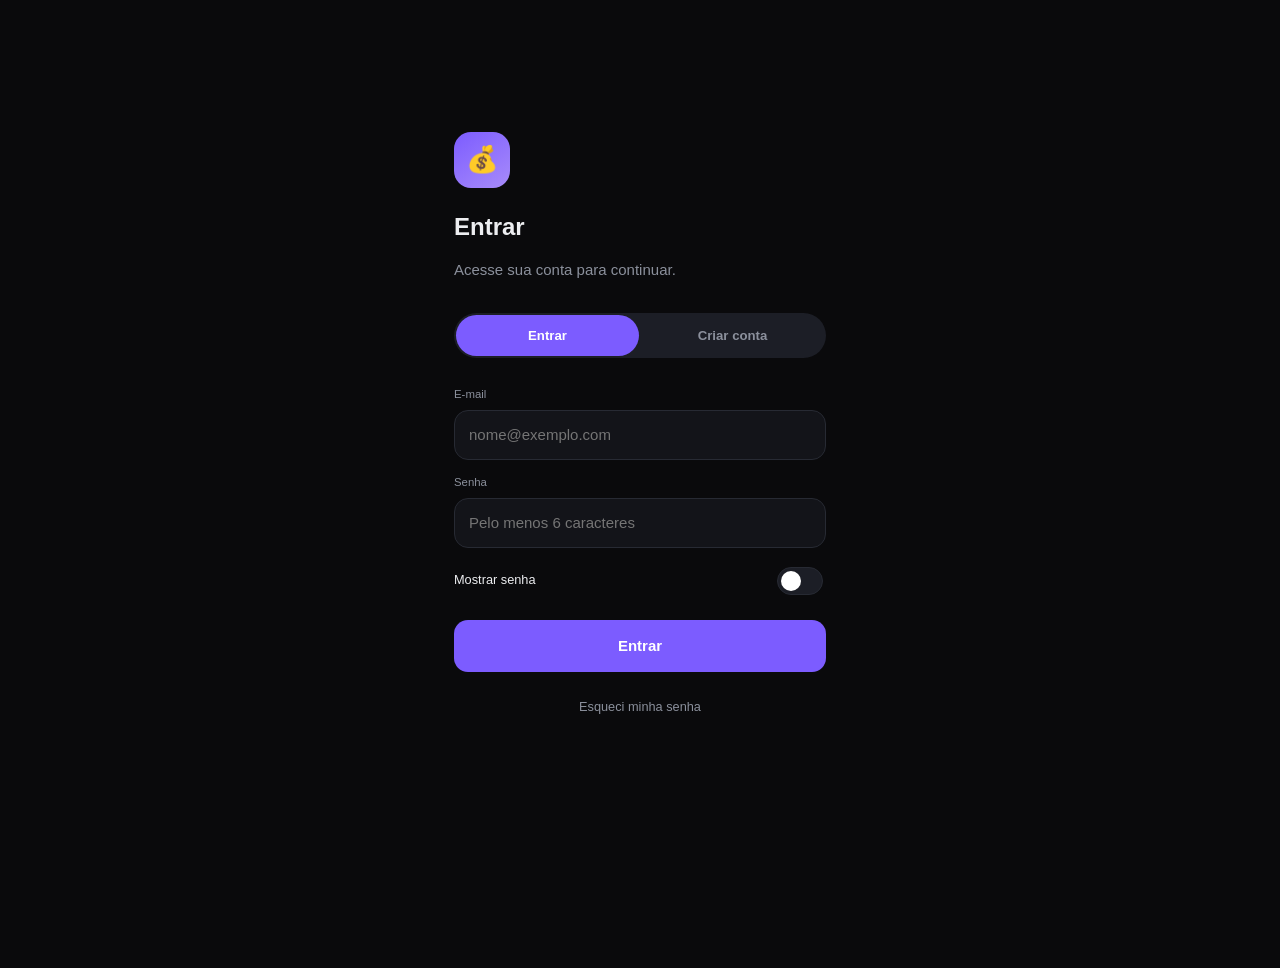
<file: index.html>
<!DOCTYPE html>
<html lang="pt-BR">
<head>
<meta charset="utf-8">
<meta name="viewport" content="width=device-width,initial-scale=1,maximum-scale=1,viewport-fit=cover">
<meta name="apple-mobile-web-app-capable" content="yes">
<meta name="apple-mobile-web-app-status-bar-style" content="black-translucent">
<meta name="apple-mobile-web-app-title" content="ProjetoInvest">
<meta name="theme-color" content="#0A0A0C">
<title>ProjetoInvest</title>
<link rel="manifest" href="manifest.webmanifest">
<link rel="icon" href="icons/icon.svg" type="image/svg+xml">
<link rel="apple-touch-icon" href="icons/icon.svg">
<link rel="stylesheet" href="css/estilo.css">
</head>
<body>

<div id="login">
  <div class="logo">&#128176;</div>
  <h1 id="lTitulo">Entrar</h1>
  <p class="mu" id="lSub">Acesse sua conta para continuar.</p>

  <div class="seg lseg" id="lModo">
    <button type="button" data-m="entrar" class="on">Entrar</button>
    <button type="button" data-m="criar">Criar conta</button>
  </div>

  <label class="campo hide" id="boxNome"><span>Nome</span>
    <input id="lNome" class="inp" autocomplete="name" placeholder="Como quer ser chamado"></label>

  <label class="campo"><span>E-mail</span>
    <input id="lEmail" class="inp" type="email" inputmode="email" autocapitalize="off"
      autocorrect="off" autocomplete="username" placeholder="nome@exemplo.com"></label>

  <label class="campo"><span>Senha</span>
    <input id="lSenha" class="inp" type="password" autocomplete="current-password"
      placeholder="Pelo menos 6 caracteres"></label>

  <label class="campo hide" id="boxConf"><span>Repita a senha</span>
    <input id="lConf" class="inp" type="password" autocomplete="new-password"></label>

  <label class="sw lver">Mostrar senha<input type="checkbox" id="lVer"></label>

  <button class="btn" id="lAcao">Entrar</button>
  <button type="button" class="btn-txt" id="lEsqueci">Esqueci minha senha</button>
  <div id="lMsg" class="lmsg"></div>
</div>

<div id="app" class="hide">
  <header>
    <div class="topo">
      <button type="button" id="tMes" class="topoMes">Mês</button>
      <button id="bSair" class="chip" style="padding:6px 11px">Sair</button>
    </div>
  </header>

  <main class="wrap">
    <section class="tela on" id="t-mes"><div class="carregando">Carregando…</div></section>
    <section class="tela" id="t-ano"><div class="carregando">Carregando…</div></section>
    <section class="tela" id="t-guardado"><div class="carregando">Carregando…</div></section>
    <section class="tela" id="t-of"><div class="carregando">Carregando…</div></section>
    <section class="tela" id="t-cadastros"><div class="carregando">Carregando…</div></section>
  </main>
</div>

<button class="fab hide" id="fab">+</button>
<nav class="hide" id="nav">
  <button data-t="mes" class="on"><svg viewBox="0 0 24 24"><rect x="3" y="5" width="18" height="16" rx="3"/><path d="M8 3v4M16 3v4M3 10h18"/></svg>Mês</button>
  <button data-t="ano"><svg viewBox="0 0 24 24"><path d="M4 19V9M10 19V5M16 19v-7M22 19H2"/></svg>Ano</button>
  <span></span>
  <button data-t="guardado"><svg viewBox="0 0 24 24"><path d="M3 10h18v9a2 2 0 0 1-2 2H5a2 2 0 0 1-2-2z"/><path d="M3 10l2.5-5h13L21 10M12 14v3"/></svg>Investimentos</button>
  <button data-t="cadastros"><svg viewBox="0 0 24 24"><circle cx="12" cy="8" r="3.4"/><path d="M4.5 20a7.5 7.5 0 0 1 15 0"/></svg>Ajustes</button>
</nav>

<div id="toast"></div>

<script type="module" src="js/app.js"></script>
</body>
</html>
</file>
<file: css/estilo.css>
:root{
  --bg:#0A0A0C; --s1:#131419; --s2:#1C1E26; --bd:#272A33;
  --tx:#ECEDF0; --mu:#8B909C; --ac:#7C5CFF; --ac-s:#1E1A36;
  --ok:#34D399; --er:#FB7185; --wr:#FBBF24;
  --r:18px; --nav:calc(68px + env(safe-area-inset-bottom));
}
*{box-sizing:border-box;-webkit-tap-highlight-color:transparent}
html,body{margin:0;background:var(--bg);color:var(--tx);
  font:400 15px/1.45 -apple-system,BlinkMacSystemFont,"Segoe UI",Roboto,sans-serif;
  overscroll-behavior-y:none}
body{padding-bottom:var(--nav)}
.wrap{max-width:540px;margin:0 auto;padding:0 16px}
button,input,select{font:inherit;color:inherit}
button{border:none;background:none;cursor:pointer}
h2,.h2{font-size:.78rem;letter-spacing:.08em;text-transform:uppercase;color:var(--mu);
   font-weight:600;margin:26px 0 10px}
summary.h2{display:flex;align-items:center;justify-content:space-between;cursor:pointer;list-style:none}
summary.h2::-webkit-details-marker{display:none}
summary.h2 .caret{width:13px;height:13px;stroke:var(--mu);fill:none;stroke-width:2.4;
  stroke-linecap:round;stroke-linejoin:round;transition:transform .15s;flex:0 0 auto;margin-left:8px}
details[open]>summary.h2 .caret{transform:rotate(180deg)}
.mu{color:var(--mu)} .ok{color:var(--ok)} .er{color:var(--er)} .wr{color:var(--wr)}
.hide{display:none!important}

/* ---------- Login ---------- */
#login{min-height:100dvh;display:flex;flex-direction:column;justify-content:center;gap:14px;
  padding:32px 24px;max-width:420px;margin:0 auto}
#login .logo{width:56px;height:56px;border-radius:17px;margin-bottom:8px;
  background:linear-gradient(145deg,#7C5CFF,#A78BFA);display:grid;place-items:center;font-size:26px}
#login h1{font-size:1.6rem;margin:0}
#login p{margin:0 0 14px;color:var(--mu)}

/* ---------- Campos padronizados ---------- */
.campo{display:flex;flex-direction:column;gap:7px;min-width:0}
.campo > span{font-size:.76rem;color:var(--mu);font-weight:500}
.inp{height:50px;width:100%;padding:0 14px;border-radius:14px;background:var(--s1);
  border:1px solid var(--bd);outline:none;font-size:1rem;-webkit-appearance:none;appearance:none}
.inp:focus{border-color:var(--ac);background:var(--s2)}
select.inp{background-image:url("data:image/svg+xml,%3Csvg xmlns='http://www.w3.org/2000/svg' viewBox='0 0 24 24' fill='none' stroke='%238B909C' stroke-width='2.2' stroke-linecap='round'%3E%3Cpath d='M6 9l6 6 6-6'/%3E%3C/svg%3E");
  background-repeat:no-repeat;background-position:right 12px center;background-size:16px;padding-right:38px}
textarea.inp{height:auto;padding:12px 14px}
.linha2{display:grid;grid-template-columns:1fr 1fr;gap:12px}
.btn{height:52px;width:100%;border-radius:14px;background:var(--ac);color:#fff;
  font-weight:650;font-size:1rem;transition:transform .12s,opacity .2s}
.btn:active{transform:scale(.985)} .btn:disabled{opacity:.5}
.btn.sec{background:var(--s2);color:var(--tx);border:1px solid var(--bd)}
.btn.per{background:transparent;color:var(--er);border:1px solid #4a2630}
.btn.sm{height:42px;font-size:.88rem;border-radius:12px}

/* ---------- Cabeçalho ---------- */
header{position:sticky;top:0;z-index:30;background:rgba(10,10,12,.86);
  backdrop-filter:blur(14px);-webkit-backdrop-filter:blur(14px);border-bottom:1px solid var(--bd);
  padding-top:env(safe-area-inset-top)}
.topo{display:flex;align-items:center;justify-content:space-between;padding:14px 16px;
  max-width:540px;margin:0 auto}
.topoMes{display:flex;align-items:center;gap:5px;font-size:1.02rem;font-weight:600;color:var(--tx)}
.topoMes .caret{width:14px;height:14px;stroke:var(--mu);fill:none;stroke-width:2.2;
  stroke-linecap:round;stroke-linejoin:round;flex:0 0 auto}

/* ---------- Seletor de mês/ano (dentro da folha) ---------- */
.anoSel{display:flex;align-items:center;justify-content:center;gap:16px;margin-bottom:16px}
.anoSel button{width:34px;height:34px;border-radius:50%;background:var(--s2);border:1px solid var(--bd);
  color:var(--mu);font-size:1.1rem;line-height:1}
.anoSel span{font-size:1.05rem;font-weight:650;min-width:54px;text-align:center}
.gradeMeses{display:grid;grid-template-columns:1fr 1fr 1fr;gap:8px}
.gradeMeses button{padding:14px 0;border-radius:12px;background:var(--s1);border:1px solid var(--bd);
  color:var(--tx);font-size:.9rem;font-weight:600;text-align:center;transition:.15s}
.gradeMeses button.on{background:var(--ac);border-color:var(--ac);color:#fff}
.gradeMeses button:active{filter:brightness(1.25)}

/* ---------- Telas ---------- */
.tela{display:none;animation:sobe .22s ease-out}
.tela.on{display:block}
@keyframes sobe{from{opacity:0;transform:translateY(6px)}to{opacity:1;transform:none}}

/* ---------- Hero ---------- */
.hero{margin-top:16px;background:linear-gradient(160deg,#1A1733,var(--s1) 62%);
  border:1px solid var(--bd);border-radius:22px;padding:18px}
.hero .lbl{display:flex;align-items:center;justify-content:space-between;color:var(--mu);font-size:.78rem}
.hero .val{font-size:2.1rem;font-weight:700;letter-spacing:-.02em;margin:4px 0 14px}
.hero .duo{display:grid;grid-template-columns:1fr 1fr;gap:10px}
.hero .duo div{background:#ffffff08;border-radius:13px;padding:10px 12px}
.hero .duo small{display:block;color:var(--mu);font-size:.72rem;margin-bottom:2px}
.hero .duo b{font-size:1rem;font-weight:650}
.seg{display:flex;background:var(--s2);border-radius:999px;padding:2px;gap:2px}
.seg button{padding:5px 11px;border-radius:999px;font-size:.72rem;font-weight:600;color:var(--mu)}
.seg button.on{background:var(--ac);color:#fff}

/* ---------- Cartões / listas ---------- */
.rolo{display:flex;gap:10px;overflow-x:auto;padding-bottom:4px;scrollbar-width:none}
.rolo::-webkit-scrollbar{display:none}
.pcard{flex:0 0 auto;min-width:132px;background:var(--s1);border:1px solid var(--bd);
  border-radius:16px;padding:12px 14px;text-align:left}
.pcard small{display:block;color:var(--mu);font-size:.74rem}
.pcard b{font-size:1.05rem;display:block;margin-top:3px}
.pcard .tag{font-size:.68rem;margin-top:5px;display:inline-block;padding:2px 7px;border-radius:999px}
.tag.pend{background:#3a2a0c;color:var(--wr)} .tag.quit{background:#0d3327;color:var(--ok)}

.lista{background:var(--s1);border:1px solid var(--bd);border-radius:var(--r);overflow:hidden}
.item{display:flex;align-items:center;gap:12px;padding:13px 14px;width:100%;text-align:left;
  border-top:1px solid var(--bd)}
.item:first-child{border-top:none}
.item:active{background:var(--s2)}
.dot{width:9px;height:9px;border-radius:50%;flex:0 0 auto;background:var(--ac)}
.item .ct{flex:1;min-width:0;display:flex;flex-direction:column;gap:3px}
.item .nm{font-weight:550;white-space:nowrap;overflow:hidden;text-overflow:ellipsis}
.item .mt{font-size:.75rem;color:var(--mu);white-space:nowrap;overflow:hidden;text-overflow:ellipsis}
.item .vl{font-weight:650;white-space:nowrap}
.bdg{display:inline-block;font-size:.64rem;padding:1px 6px;border-radius:6px;background:var(--ac-s);
  color:#b9a6ff;margin-left:6px;vertical-align:1px}
.vazio{padding:22px;text-align:center;color:var(--mu);font-size:.86rem}

.barra{height:6px;background:var(--s2);border-radius:4px;overflow:hidden;margin-top:7px}
.barra i{display:block;height:100%;background:var(--ac);border-radius:4px}
.cat{padding:12px 14px;border-top:1px solid var(--bd)}
.cat:first-child{border-top:none}
.cat .l{display:flex;justify-content:space-between;gap:10px;font-size:.86rem}

.rat{display:grid;grid-template-columns:1fr auto 86px;gap:8px;align-items:center;margin-top:9px}
.rat .nm{display:block;font-size:.9rem;font-weight:550}
.rat .mt{display:block;font-size:.74rem;color:var(--mu)}
.rat .un{height:46px;padding:0 13px;font-size:.84rem}
.rat .qtd{height:46px;text-align:center;padding:0 6px}
.grupo{display:flex;justify-content:space-between;align-items:baseline;gap:10px;
  margin:18px 2px 8px;font-size:.85rem;font-weight:600}
.grupo i{font-style:normal;color:var(--mu);font-weight:500;font-size:.78rem}
summary.grupo{list-style:none;cursor:pointer}
summary.grupo::-webkit-details-marker{display:none}
summary.grupo .car{width:12px;height:12px;stroke:var(--mu);fill:none;stroke-width:2.4;
  stroke-linecap:round;stroke-linejoin:round;transition:transform .15s;flex:0 0 auto}
details[open]>summary.grupo .car{transform:rotate(180deg)}
.busca{display:flex;gap:8px;margin-bottom:10px}
.busca .inp{height:44px}
.tg{flex:0 0 auto;height:44px;padding:0 14px;border-radius:14px;background:var(--s1);
  border:1px solid var(--bd);color:var(--mu);font-size:.82rem;font-weight:600}
.tg.on{background:var(--ac);border-color:var(--ac);color:#fff}

table{width:100%;border-collapse:collapse;font-size:.82rem}
th{color:var(--mu);font-weight:500;text-align:right;padding:8px 6px;font-size:.74rem}
th:first-child,td:first-child{text-align:left}
td{text-align:right;padding:10px 6px;border-top:1px solid var(--bd);white-space:nowrap}
tr.at td{color:#b9a6ff;font-weight:650}

/* ---------- Navegação ---------- */
nav{position:fixed;left:0;right:0;bottom:0;z-index:40;display:grid;
  grid-template-columns:1fr 1fr 86px 1fr 1fr;align-items:center;
  background:rgba(19,20,25,.94);backdrop-filter:blur(14px);-webkit-backdrop-filter:blur(14px);
  border-top:1px solid var(--bd);padding-bottom:env(safe-area-inset-bottom)}
nav button{height:68px;display:flex;flex-direction:column;align-items:center;justify-content:center;
  gap:3px;color:var(--mu);font-size:.68rem;font-weight:600}
nav button svg{width:22px;height:22px;stroke:currentColor;fill:none;stroke-width:1.9;
  stroke-linecap:round;stroke-linejoin:round}
nav button.on{color:var(--tx)}
nav button.on svg{stroke:var(--ac)}
.fab{position:fixed;left:50%;transform:translateX(-50%);
  bottom:calc(env(safe-area-inset-bottom) + 20px);z-index:41;
  width:58px;height:58px;border-radius:20px;background:linear-gradient(145deg,#8B6BFF,#6D45FF);
  color:#fff;font-size:28px;line-height:1;display:grid;place-items:center;
  box-shadow:0 8px 24px #7c5cff55;transition:transform .14s}
.fab:active{transform:translateX(-50%) scale(.93)}

/* ---------- Bottom sheet ---------- */
.bg{position:fixed;inset:0;z-index:60;background:#000a;backdrop-filter:blur(3px);
  display:flex;align-items:flex-end;justify-content:center;animation:fade .18s}
@keyframes fade{from{opacity:0}to{opacity:1}}
.sheet{width:100%;max-width:540px;max-height:92dvh;overflow-y:auto;background:var(--s1);
  border:1px solid var(--bd);border-bottom:none;border-radius:26px 26px 0 0;
  padding:10px 18px calc(22px + env(safe-area-inset-bottom));animation:up .24s cubic-bezier(.2,.9,.3,1)}
@keyframes up{from{transform:translateY(100%)}to{transform:none}}
.grab{width:38px;height:4px;border-radius:3px;background:var(--bd);margin:0 auto 14px}
.sheet h3{margin:0 0 16px;font-size:1.1rem}
.sheet .campo{margin-bottom:12px}
.chips{display:flex;flex-wrap:wrap;gap:7px}
.chip{padding:8px 13px;border-radius:999px;background:var(--s2);border:1px solid var(--bd);
  color:var(--mu);font-size:.84rem;font-weight:600}
.chip.on{background:var(--ac);border-color:var(--ac);color:#fff}
.sw{display:flex;align-items:center;justify-content:space-between;gap:12px;padding:12px 0;font-size:.9rem}
.sw input{width:46px;height:28px;-webkit-appearance:none;appearance:none;background:var(--s2);
  border:1px solid var(--bd);border-radius:999px;position:relative;transition:.2s;flex:0 0 auto}
.sw input:checked{background:var(--ac);border-color:var(--ac)}
.sw input::after{content:"";position:absolute;top:3px;left:3px;width:20px;height:20px;border-radius:50%;
  background:#fff;transition:.2s}
.sw input:checked::after{transform:translateX(18px)}

#toast{position:fixed;left:16px;right:16px;bottom:calc(var(--nav) + 14px);z-index:80;
  max-width:508px;margin:0 auto;padding:13px 16px;border-radius:14px;font-size:.88rem;
  display:none;box-shadow:0 10px 30px #0008}
#toast.on{display:block;animation:up .2s}
#toast.e{background:#3b1721;border:1px solid #6d2639;color:#ffc2cc}
#toast.s{background:#0e2e24;border:1px solid #1d5a46;color:#b6f0dc}
.carregando{padding:40px;text-align:center;color:var(--mu);font-size:.86rem}

/* ===== Resposta ao toque ===== */
.btn:active{transform:scale(.97);filter:brightness(.88)}
.btn.sec:active,.btn.per:active{background:var(--bd);filter:none}
.btn:disabled{filter:grayscale(.4)}
.chip:active,.tg:active{filter:brightness(1.35)}
.seg button:active{opacity:.65}
.btn-icone:active{background:var(--s2)}
nav button:active{opacity:.55}
.btn-txt{color:var(--mu);font-size:.85rem;padding:12px;width:100%;border-radius:12px;
  transition:color .15s,background .15s}
.btn-txt:active{color:var(--tx);background:var(--s1)}

/* ===== Tela de acesso ===== */
.lseg{margin:4px 0 14px}
.lseg button{flex:1;padding:11px 0;font-size:.88rem}
.lver{padding:2px 0 8px;font-size:.85rem}
.lmsg{min-height:22px;font-size:.85rem;text-align:center;line-height:1.45;margin-top:4px}
.lmsg.e{color:#ffb3bf}
.lmsg.s{color:#9ae6c8}
.inp.ruim{border-color:#8b2b3b;background:#2a1419}
#login p{line-height:1.5}

/* ===== Alertas ===== */
.alerta{display:flex;gap:9px;background:#2a1f0a;border:1px solid #5a4410;border-radius:14px;
  padding:11px 13px;margin-top:10px;font-size:.83rem;line-height:1.45;color:#f5d58a}
.alerta.er{background:#2a1419;border-color:#6d2639;color:#ffb3bf}
.alerta b{display:block;font-weight:650;margin-bottom:2px}
.alerta .ic{flex:0 0 auto;font-size:1rem;line-height:1.3}

/* ===== Orçamento ===== */
.barra i.ok{background:var(--ok)} .barra i.wr{background:var(--wr)} .barra i.er{background:var(--er)}
.cat small{color:var(--mu);font-size:.72rem}
button.cat{display:block;width:100%;text-align:left}
button.cat:active{background:var(--s2)}

/* ===== Deslizar ===== */
.swipe{position:relative;overflow:hidden;border-top:1px solid var(--bd)}
.swipe:first-child{border-top:none}
.swipe .acoes{position:absolute;inset:0 0 0 auto;display:flex}
.swipe .acoes button{width:72px;color:#fff;font-size:.78rem;font-weight:600}
.swipe .acoes .ed{background:#3a3f55} .swipe .acoes .ex{background:#8b2b3b}
.swipe .item{position:relative;background:var(--s1);border-top:none;transition:transform .2s}
.swipe.aberto .item{transform:translateX(-144px)}

/* ===== Puxar para atualizar ===== */
#puxar{position:fixed;left:0;right:0;top:0;z-index:28;display:flex;justify-content:center;
  pointer-events:none;opacity:0;transition:opacity .15s}
#puxar span{margin-top:calc(env(safe-area-inset-top) + 10px);background:var(--s2);
  border:1px solid var(--bd);border-radius:999px;padding:7px 16px;font-size:.78rem;
  color:var(--mu);box-shadow:0 6px 18px #0007}

/* ===== Gráfico do ano ===== */
.graf{display:flex;align-items:flex-end;gap:5px;height:140px;margin-top:14px;padding:0 2px}
.graf .col{flex:1;display:flex;flex-direction:column;align-items:center;gap:7px;height:100%;
  justify-content:flex-end;min-width:0}
.graf .barraM{width:100%;max-width:20px;border-radius:5px 5px 2px 2px;background:var(--ac);
  min-height:3px;opacity:.55;transition:opacity .15s,background .15s}
.graf .col.at .barraM{background:#A78BFA}
.graf .col.sel .barraM{opacity:1}
.graf .col:not(.sel) .barraM{opacity:.55}
.graf .col.at.sel .barraM{opacity:1}
.graf .lbl{font-size:.68rem;color:var(--mu)}
.graf .col.sel .lbl{color:var(--tx);font-weight:600}
.grafCap{text-align:center;font-size:.84rem;color:var(--mu);margin-top:10px;min-height:20px}

/* ===== Gráfico de evolução (Investido) ===== */
.linhaG{width:100%;height:100px;display:block;margin-top:12px}
.linhaG{overflow:visible}
.linhaG polyline{fill:none;stroke:var(--ac);stroke-width:2;vector-effect:non-scaling-stroke;stroke-linejoin:round}
.linhaG .area{fill:var(--ac);opacity:.14}
.linhaG .pt{cursor:pointer}
.linhaG .pt path{fill:none;stroke-linecap:round;vector-effect:non-scaling-stroke}
.linhaG .pt .alvo{stroke:transparent;stroke-width:26}
.linhaG .pt .aro{stroke:var(--ac);stroke-width:10}
.linhaG .pt .miolo{stroke:var(--s1);stroke-width:5}
.linhaG .pt.sel .miolo{stroke:var(--ac)}

/* ===== Indicadores ===== */
.kpis{display:grid;grid-template-columns:1fr 1fr;gap:10px;margin-top:10px}
.kpi{background:var(--s1);border:1px solid var(--bd);border-radius:14px;padding:11px 13px}
.kpi small{display:block;color:var(--mu);font-size:.72rem;margin-bottom:3px}
.kpi b{font-size:1.02rem}

/* ===== Débito e caixa (sub-visão de Mês) ===== */
.seg.visao{margin-top:14px}
.seg.visao button{flex:1;padding:8px 0;font-size:.8rem}
.hero .nota{font-size:.74rem;line-height:1.45;margin-top:11px}
.hero .lbl{gap:10px}
.lnk{display:inline;color:#b9a6ff;font-weight:600;font-size:inherit;padding:0;text-decoration:underline}
.seg.sinal button{flex:1;padding:10px 0;font-size:.86rem}
</file>
